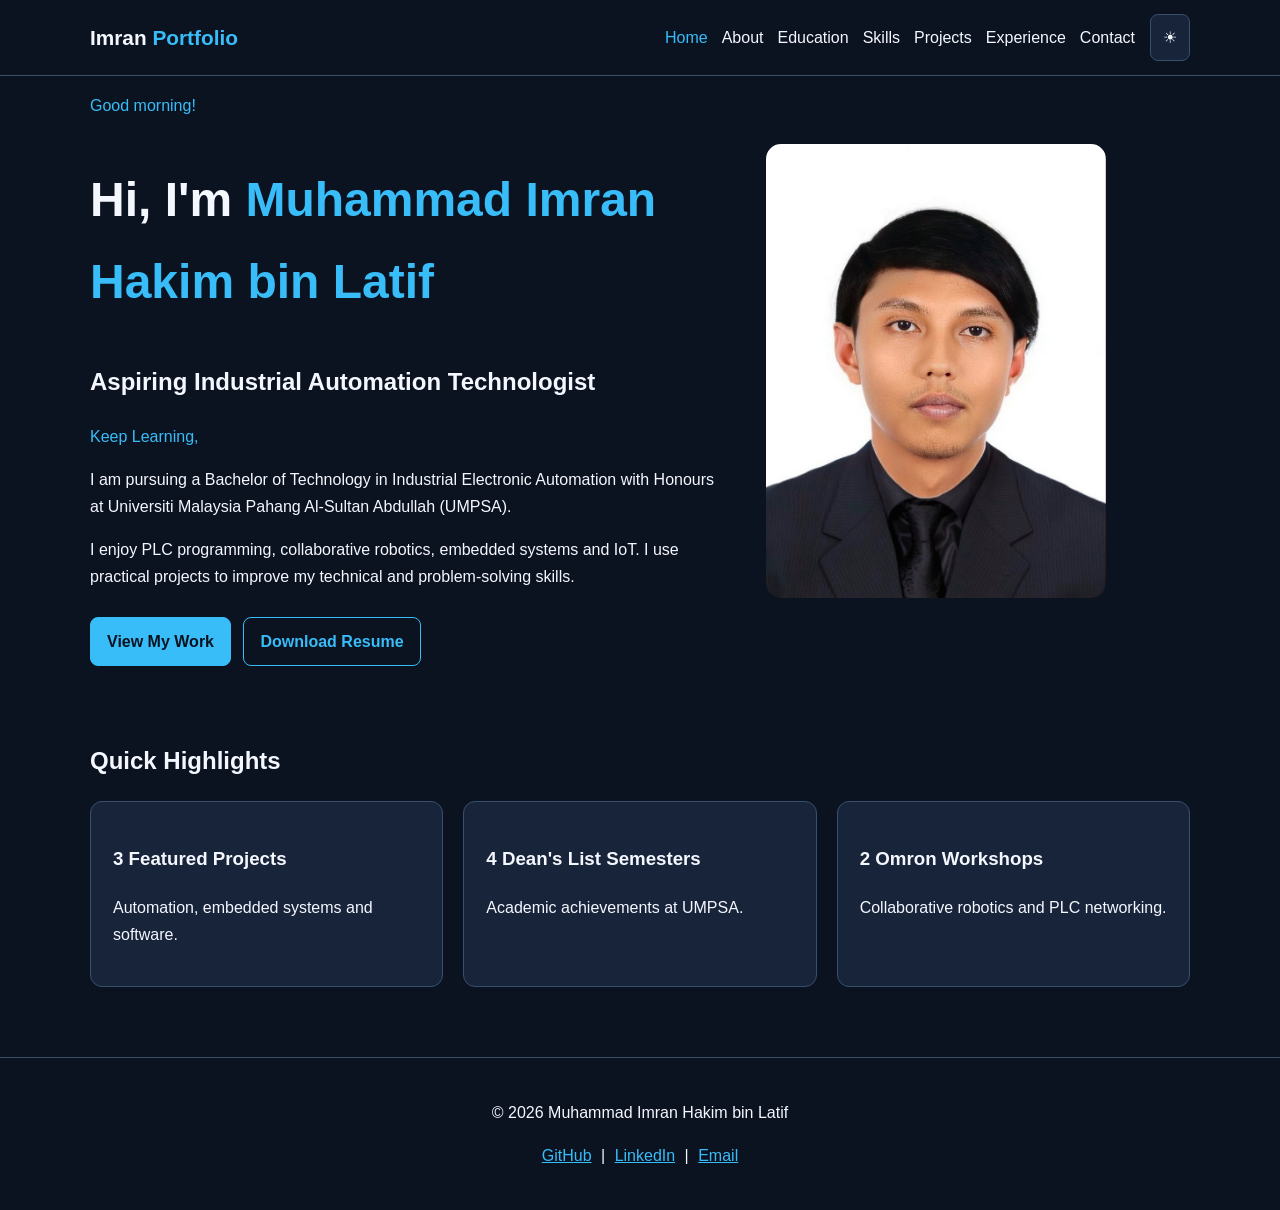
<file: index.html>
<!DOCTYPE html>
<html lang="en">
<head>
  <meta charset="UTF-8">
  <meta name="viewport" content="width=device-width, initial-scale=1">
  <title>Home | Imran Portfolio</title>
  <link rel="stylesheet" href="css/style.css">
  <script src="js/script.js" defer></script>
</head>
<body>

<header>
  <nav class="container">
    <a class="logo" href="index.html">Imran <span>Portfolio</span></a>
    <button id="menuToggle" aria-label="Toggle menu" aria-controls="navLinks" aria-expanded="false">☰</button>
    <ul id="navLinks">
      <li><a href="index.html" class="active" aria-current="page">Home</a></li>
      <li><a href="about.html">About</a></li>
      <li><a href="education.html">Education</a></li>
      <li><a href="skills.html">Skills</a></li>
      <li><a href="projects.html">Projects</a></li>
      <li><a href="experience.html">Experience</a></li>
      <li><a href="contact.html">Contact</a></li>
    </ul>
    <button id="themeToggle" aria-label="Change theme">☀</button>
  </nav>
</header>

<main>
  <!-- Introduction -->
  <section class="container hero">
    <div>
      <p id="greeting" class="accent">Welcome to my portfolio!</p>
      <h1>Hi, I'm <span class="accent">Muhammad Imran Hakim bin Latif</span></h1>
      <h2>Aspiring Industrial Automation Technologist</h2>
      <p id="typingText" class="accent">Keep Learning, Keep Improving</p>

      <p>I am pursuing a Bachelor of Technology in Industrial Electronic
      Automation with Honours at Universiti Malaysia Pahang Al-Sultan
      Abdullah (UMPSA).</p>

      <p>I enjoy PLC programming, collaborative robotics, embedded
      systems and IoT. I use practical projects to improve my technical
      and problem-solving skills.</p>

      <a class="btn" href="projects.html">View My Work</a>
      <a class="btn outline" href="docs/resume.pdf" download>Download Resume</a>
    </div>

    <img src="images/profile.jpeg"
         alt="Professional portrait of Muhammad Imran Hakim bin Latif"
         class="profile">
  </section>

  <!-- Highlights -->
  <section class="section">
    <div class="container">
      <h2>Quick Highlights</h2>
      <div class="grid three">
        <article class="card">
          <h3>3 Featured Projects</h3>
          <p>Automation, embedded systems and software.</p>
        </article>
        <article class="card">
          <h3>4 Dean's List Semesters</h3>
          <p>Academic achievements at UMPSA.</p>
        </article>
        <article class="card">
          <h3>2 Omron Workshops</h3>
          <p>Collaborative robotics and PLC networking.</p>
        </article>
      </div>
    </div>
  </section>
</main>

<footer>
  <p>© <span id="currentYear">2026</span> Muhammad Imran Hakim bin Latif</p>
  <p><a href="https://github.com/Eimm7">GitHub</a> |
     <a href="https://www.linkedin.com/in/m-imran-hakim-25ba7336a">LinkedIn</a> |
     <a href="mailto:imr.hakim013@gmail.com">Email</a></p>
</footer>

</body>
</html>
</file>
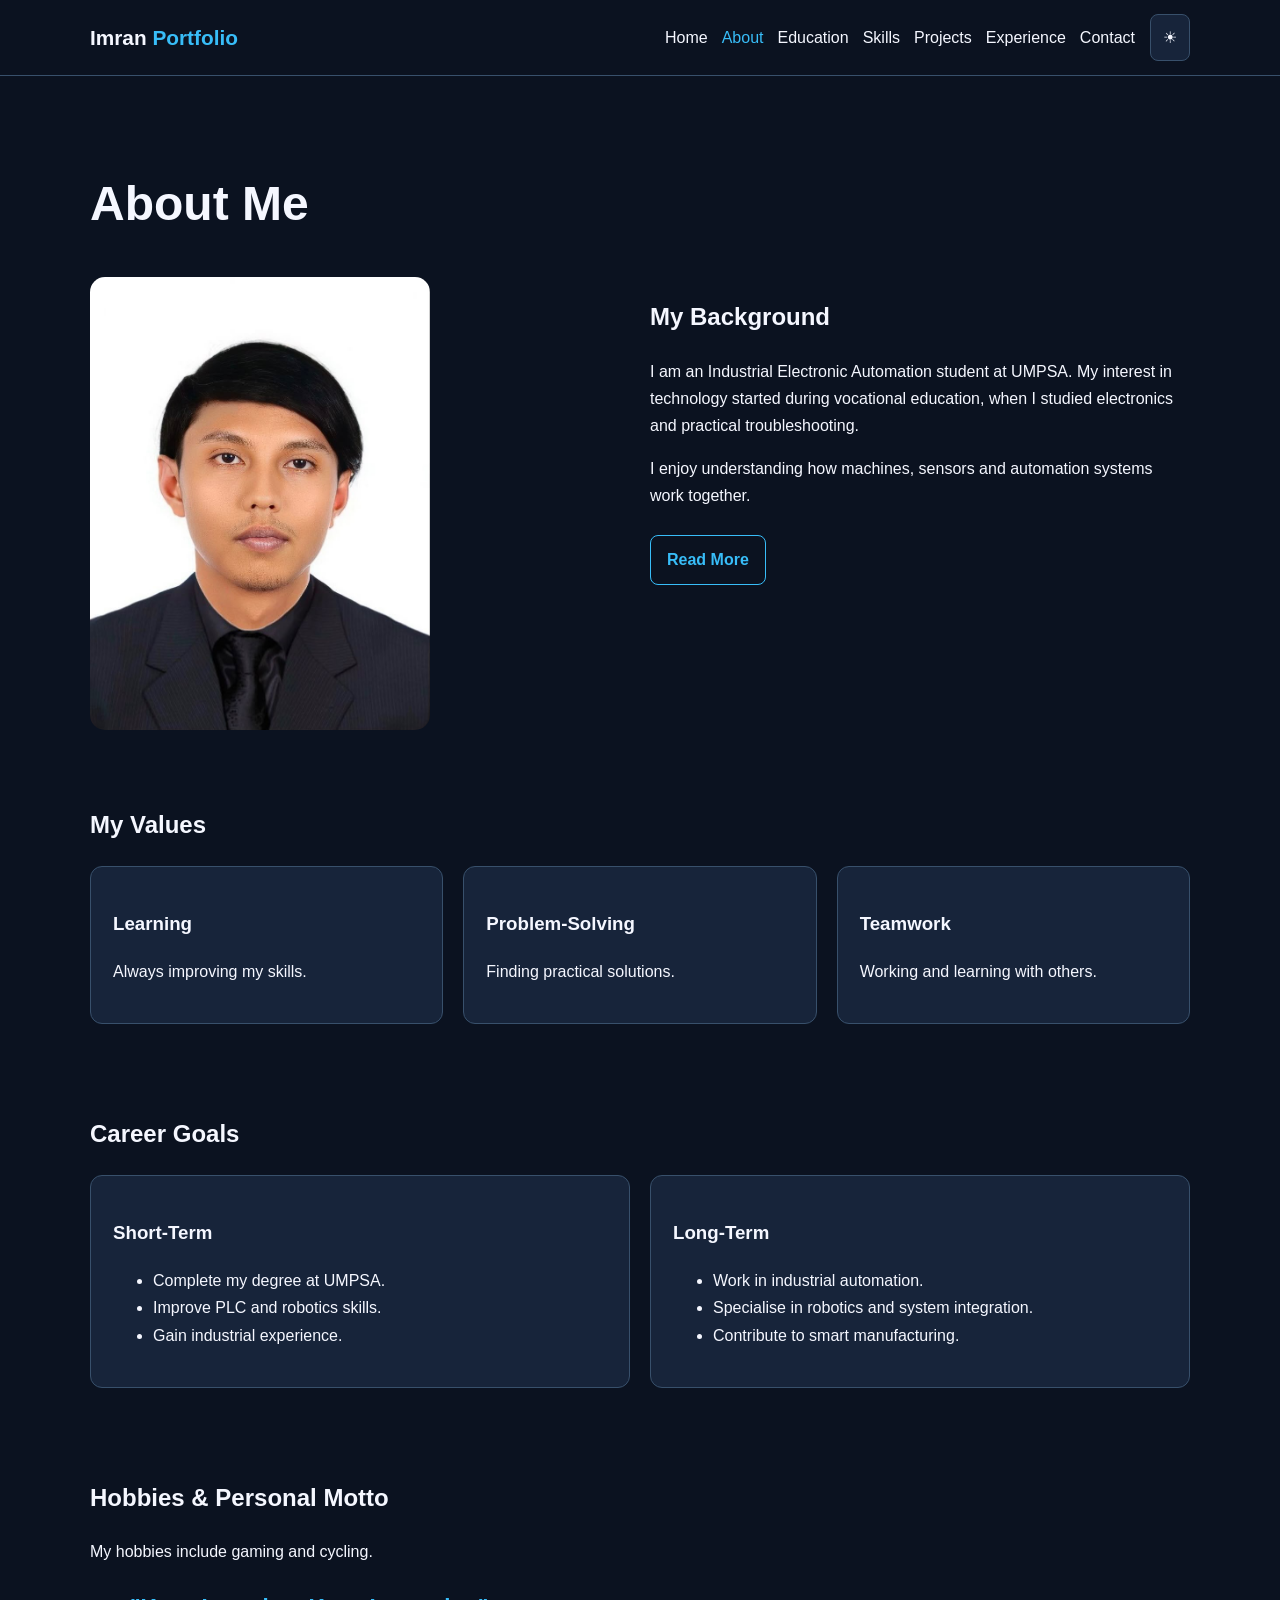
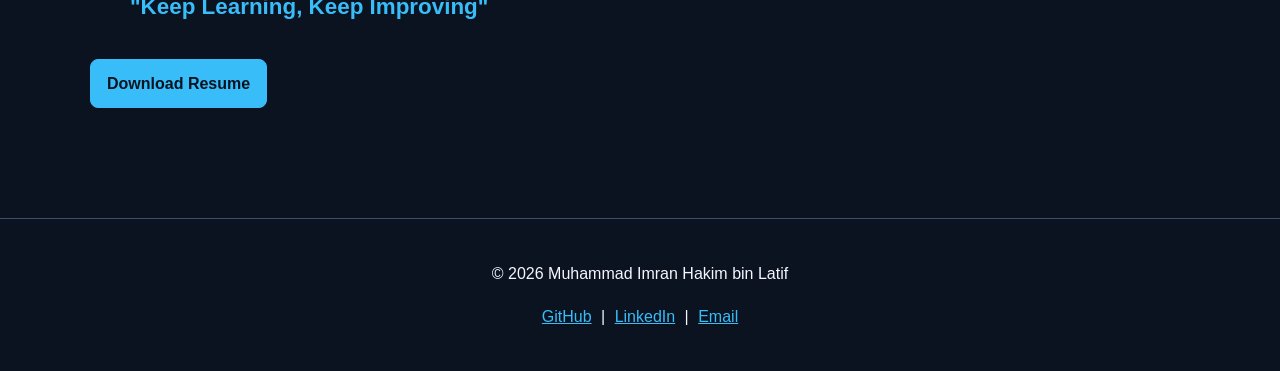
<file: about.html>
<!DOCTYPE html>
<html lang="en">
<head>
  <meta charset="UTF-8">
  <meta name="viewport" content="width=device-width, initial-scale=1">
  <title>About Me | Imran Portfolio</title>
  <link rel="stylesheet" href="css/style.css">
  <script src="js/script.js" defer></script>
</head>
<body>

<header>
  <nav class="container">
    <a class="logo" href="index.html">Imran <span>Portfolio</span></a>
    <button id="menuToggle" aria-label="Toggle menu" aria-controls="navLinks" aria-expanded="false">☰</button>
    <ul id="navLinks">
      <li><a href="index.html">Home</a></li>
      <li><a href="about.html" class="active" aria-current="page">About</a></li>
      <li><a href="education.html">Education</a></li>
      <li><a href="skills.html">Skills</a></li>
      <li><a href="projects.html">Projects</a></li>
      <li><a href="experience.html">Experience</a></li>
      <li><a href="contact.html">Contact</a></li>
    </ul>
    <button id="themeToggle" aria-label="Change theme">☀</button>
  </nav>
</header>

<main class="container section">
  <h1>About Me</h1>
  <div class="grid two">
    <img src="images/profile.jpeg" alt="Portrait of Muhammad Imran Hakim" class="profile">

    <section>
      <h2>My Background</h2>
      <p>I am an Industrial Electronic Automation student at UMPSA.
      My interest in technology started during vocational education,
      when I studied electronics and practical troubleshooting.</p>

      <p>I enjoy understanding how machines, sensors and automation
      systems work together.</p>

      <div id="readMoreContent" hidden>
        <p>Through practical projects, I have developed an interest
        in PLC programming, robotics and IoT. I enjoy learning
        new skills and improving technical systems.</p>
      </div>

      <button class="btn outline" id="readMoreBtn"
              aria-expanded="false" aria-controls="readMoreContent">Read More</button>
    </section>
  </div>

  <section class="section">
    <h2>My Values</h2>
    <div class="grid three">
      <article class="card"><h3>Learning</h3><p>Always improving my skills.</p></article>
      <article class="card"><h3>Problem-Solving</h3><p>Finding practical solutions.</p></article>
      <article class="card"><h3>Teamwork</h3><p>Working and learning with others.</p></article>
    </div>
  </section>

  <section>
    <h2>Career Goals</h2>
    <div class="grid two">
      <article class="card">
        <h3>Short-Term</h3>
        <ul>
          <li>Complete my degree at UMPSA.</li>
          <li>Improve PLC and robotics skills.</li>
          <li>Gain industrial experience.</li>
        </ul>
      </article>
      <article class="card">
        <h3>Long-Term</h3>
        <ul>
          <li>Work in industrial automation.</li>
          <li>Specialise in robotics and system integration.</li>
          <li>Contribute to smart manufacturing.</li>
        </ul>
      </article>
    </div>
  </section>

  <section class="section">
    <h2>Hobbies &amp; Personal Motto</h2>
    <p>My hobbies include gaming and cycling.</p>
    <blockquote><strong>"Keep Learning, Keep Improving"</strong></blockquote>
    <a href="docs/resume.pdf" class="btn" download>Download Resume</a>
  </section>
</main>

<footer>
  <p>© <span id="currentYear">2026</span> Muhammad Imran Hakim bin Latif</p>
  <p><a href="https://github.com/Eimm7">GitHub</a> |
     <a href="https://www.linkedin.com/in/m-imran-hakim-25ba7336a">LinkedIn</a> |
     <a href="mailto:imr.hakim013@gmail.com">Email</a></p>
</footer>

</body>
</html>
</file>
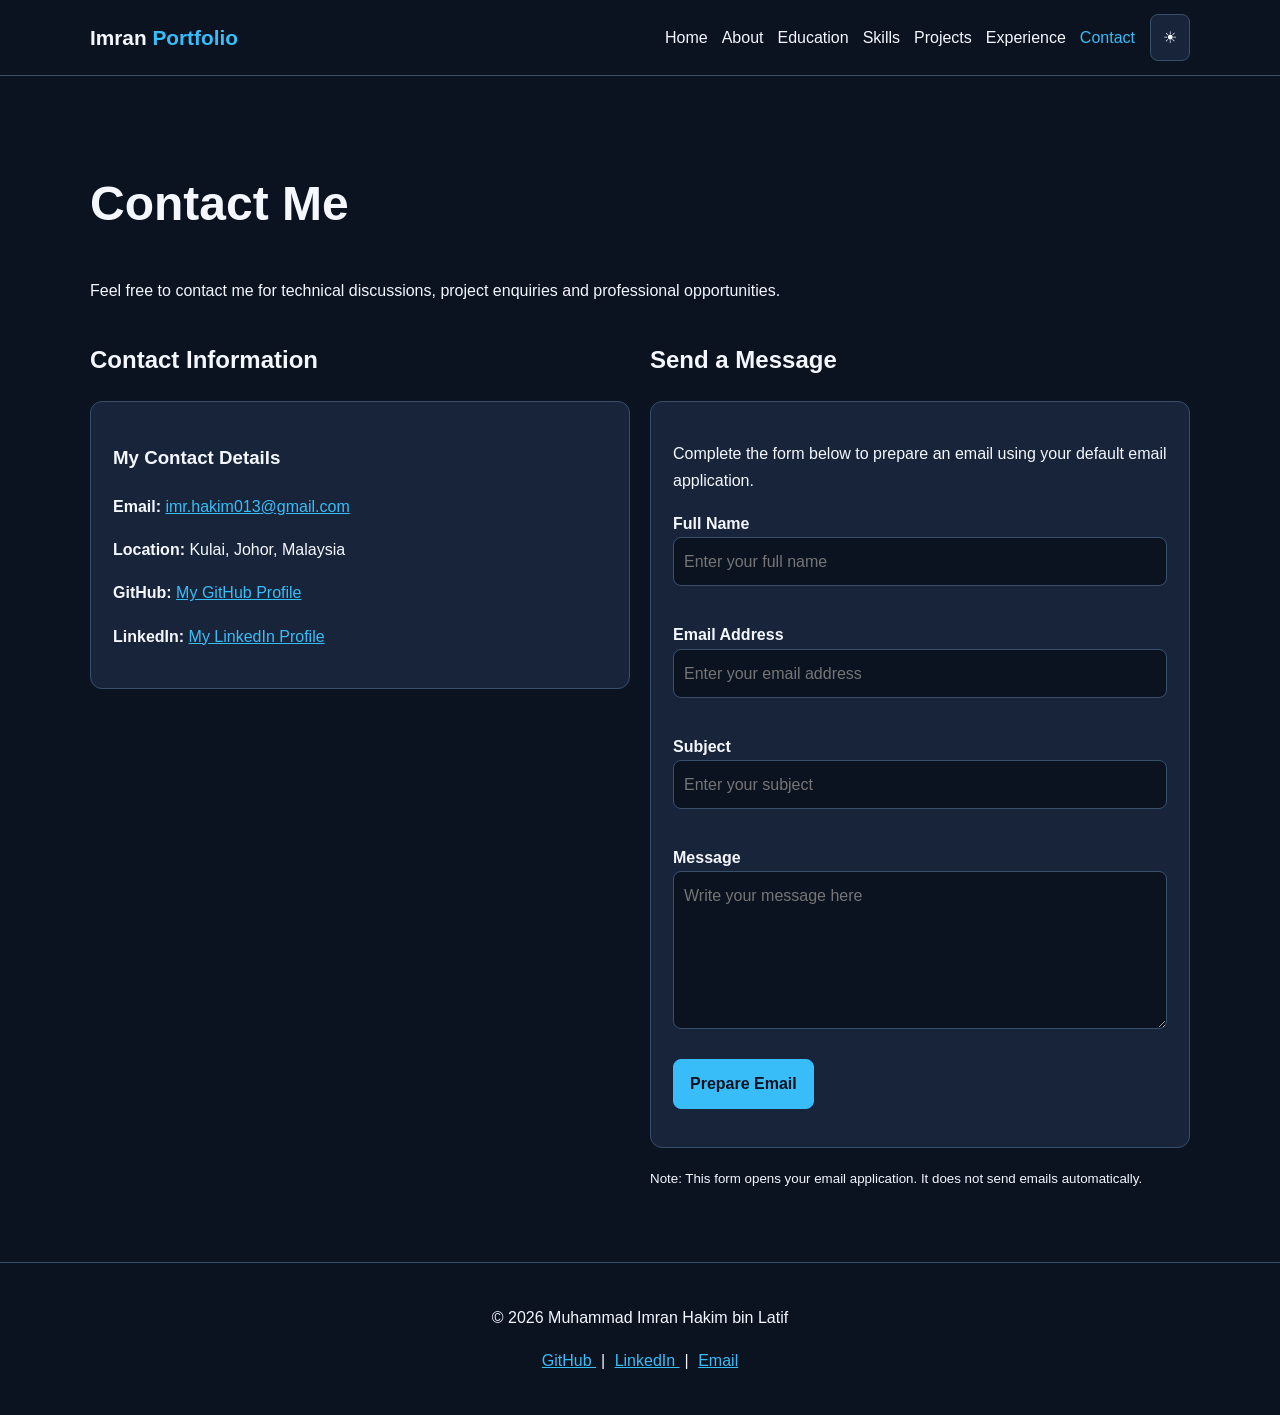
<file: contact.html>
<!DOCTYPE html>
<html lang="en">
<head>
  <meta charset="UTF-8">
  <meta name="viewport" content="width=device-width, initial-scale=1.0">
  <meta name="description"
        content="Contact Muhammad Imran Hakim bin Latif through email, GitHub or LinkedIn.">

  <title>Contact | Imran Portfolio</title>

  <link rel="stylesheet" href="css/style.css">
  <script src="js/script.js" defer></script>
</head>

<body>

<!-- 1. NAVIGATION -->
<header>
  <nav class="container" aria-label="Main navigation">

    <a class="logo" href="index.html">
      Imran <span>Portfolio</span>
    </a>

    <button type="button" id="menuToggle"
            aria-label="Toggle menu"
            aria-controls="navLinks"
            aria-expanded="false">☰</button>

    <ul id="navLinks">
      <li><a href="index.html">Home</a></li>
      <li><a href="about.html">About</a></li>
      <li><a href="education.html">Education</a></li>
      <li><a href="skills.html">Skills</a></li>
      <li><a href="projects.html">Projects</a></li>
      <li><a href="experience.html">Experience</a></li>
      <li>
        <a href="contact.html" class="active"
           aria-current="page">Contact</a>
      </li>
    </ul>

    <button type="button" id="themeToggle"
            aria-label="Change theme">☀</button>

  </nav>
</header>


<!-- 2. MAIN CONTENT -->
<main class="container section">

  <h1>Contact Me</h1>

  <p>
    Feel free to contact me for technical discussions,
    project enquiries and professional opportunities.
  </p>

  <div class="grid two">

    <!-- 3. CONTACT INFORMATION -->
    <section>

      <h2>Contact Information</h2>

      <article class="card">

        <!-- Heading added for W3C validation -->
        <h3>My Contact Details</h3>

        <p>
          <strong>Email:</strong>
          <a href="mailto:imr.hakim013@gmail.com">
            imr.hakim013@gmail.com
          </a>
        </p>

        <p>
          <strong>Location:</strong>
          Kulai, Johor, Malaysia
        </p>

        <p>
          <strong>GitHub:</strong>
          <a href="https://github.com/Eimm7"
             target="_blank"
             rel="noopener noreferrer">
            My GitHub Profile
          </a>
        </p>

        <p>
          <strong>LinkedIn:</strong>
          <a href="https://www.linkedin.com/in/m-imran-hakim-25ba7336a"
             target="_blank"
             rel="noopener noreferrer">
            My LinkedIn Profile
          </a>
        </p>

      </article>

    </section>


    <!-- 4. CONTACT FORM -->
    <section>

      <h2>Send a Message</h2>

      <form id="contactForm" class="card" novalidate>

        <p>
          Complete the form below to prepare an email
          using your default email application.
        </p>

        <!-- FIELD 1: FULL NAME -->
        <label for="name">Full Name</label>

        <input type="text"
               id="name"
               name="name"
               placeholder="Enter your full name"
               autocomplete="name"
               minlength="2"
               aria-describedby="nameError"
               required>

        <small id="nameError"
               class="error"
               aria-live="polite"></small>


        <!-- FIELD 2: EMAIL -->
        <label for="email">Email Address</label>

        <input type="email"
               id="email"
               name="email"
               placeholder="Enter your email address"
               autocomplete="email"
               aria-describedby="emailError"
               required>

        <small id="emailError"
               class="error"
               aria-live="polite"></small>


        <!-- FIELD 3: SUBJECT -->
        <label for="subject">Subject</label>

        <input type="text"
               id="subject"
               name="subject"
               placeholder="Enter your subject"
               minlength="3"
               aria-describedby="subjectError"
               required>

        <small id="subjectError"
               class="error"
               aria-live="polite"></small>


        <!-- FIELD 4: MESSAGE -->
        <label for="message">Message</label>

        <textarea id="message"
                  name="message"
                  rows="5"
                  minlength="10"
                  placeholder="Write your message here"
                  aria-describedby="messageError"
                  required></textarea>

        <small id="messageError"
               class="error"
               aria-live="polite"></small>


        <!-- 5. SUBMIT BUTTON -->
        <button type="submit" class="btn">
          Prepare Email
        </button>

        <!-- 6. FORM FEEDBACK -->
        <p id="formStatus"
           role="status"
           aria-live="polite"></p>

      </form>

      <p>
        <small>
          Note: This form opens your email application.
          It does not send emails automatically.
        </small>
      </p>

    </section>

  </div>

</main>


<!-- 7. FOOTER -->
<footer>

  <p>
    &copy; <span id="currentYear">2026</span>
    Muhammad Imran Hakim bin Latif
  </p>

  <p>
    <a href="https://github.com/Eimm7"
       target="_blank"
       rel="noopener noreferrer">
      GitHub
    </a> |

    <a href="https://www.linkedin.com/in/m-imran-hakim-25ba7336a"
       target="_blank"
       rel="noopener noreferrer">
      LinkedIn
    </a> |

    <a href="mailto:imr.hakim013@gmail.com">
      Email
    </a>
  </p>

</footer>

</body>
</html>
</file>
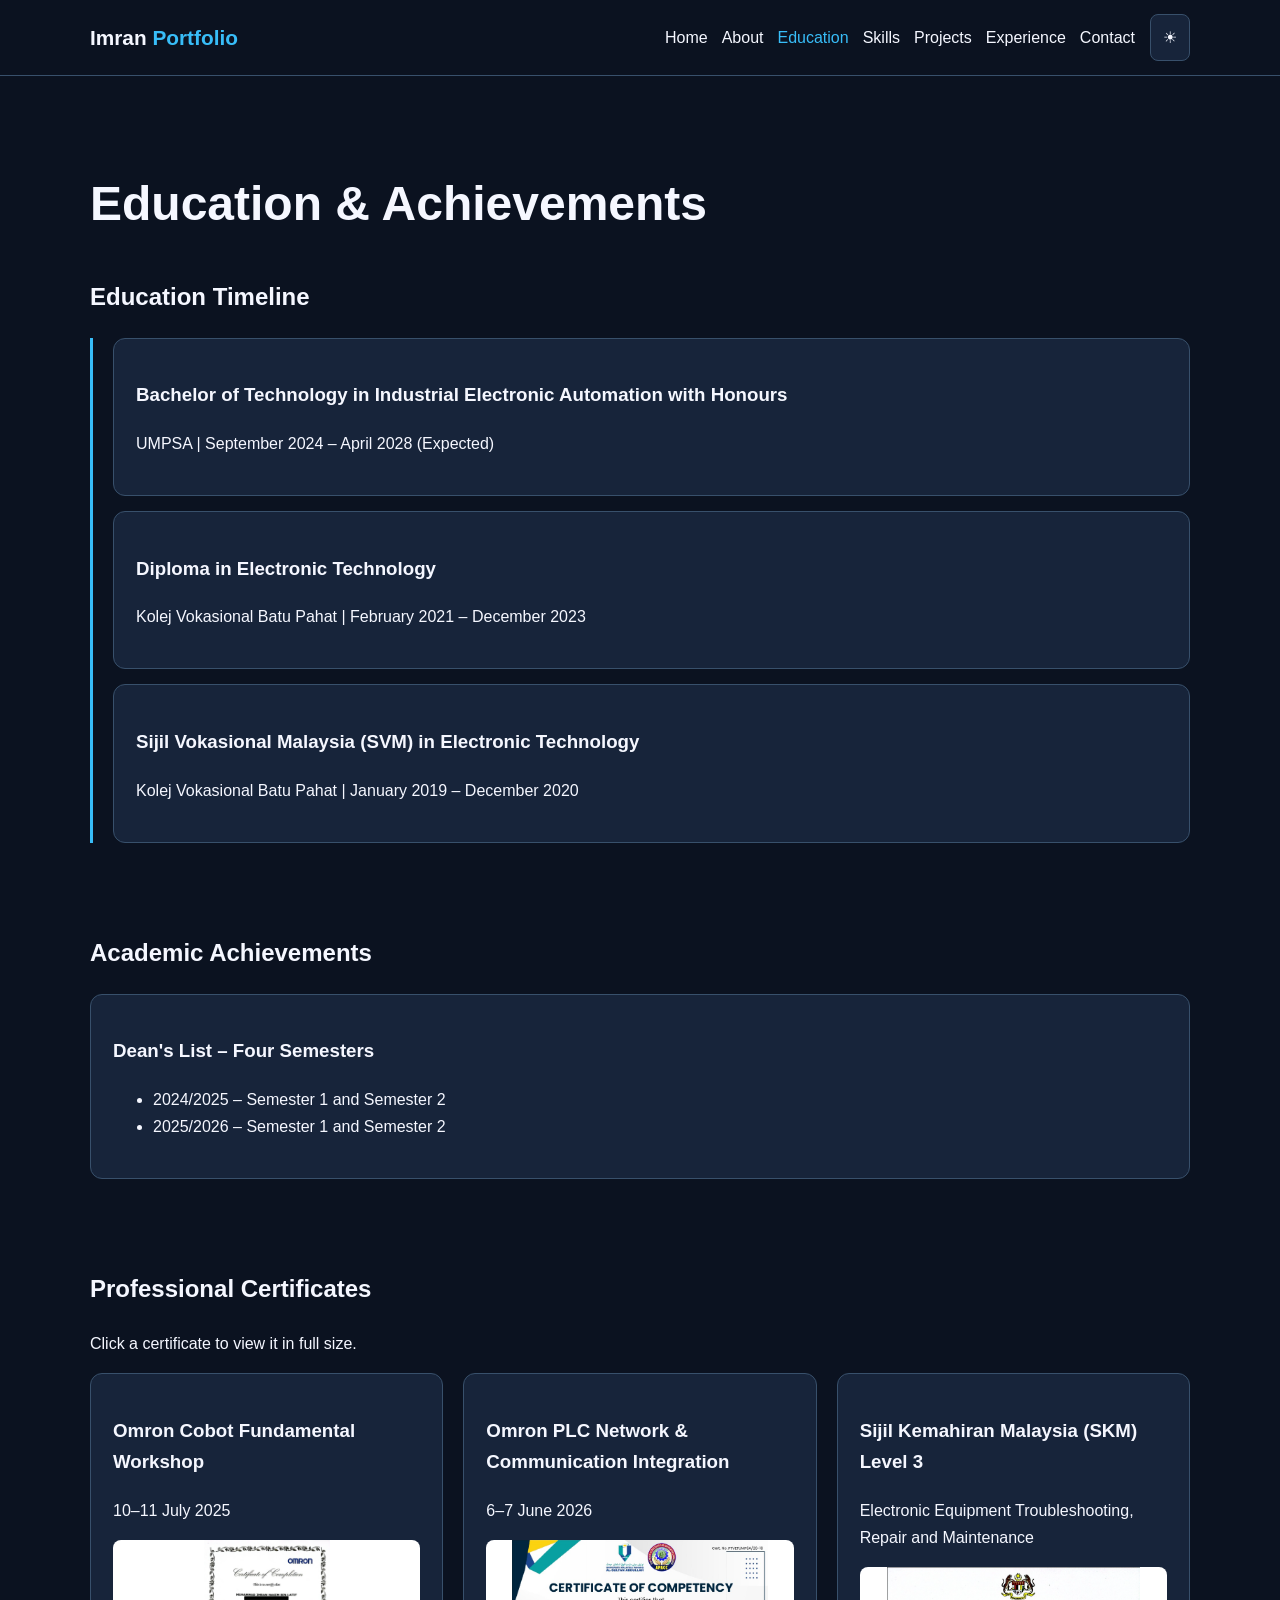
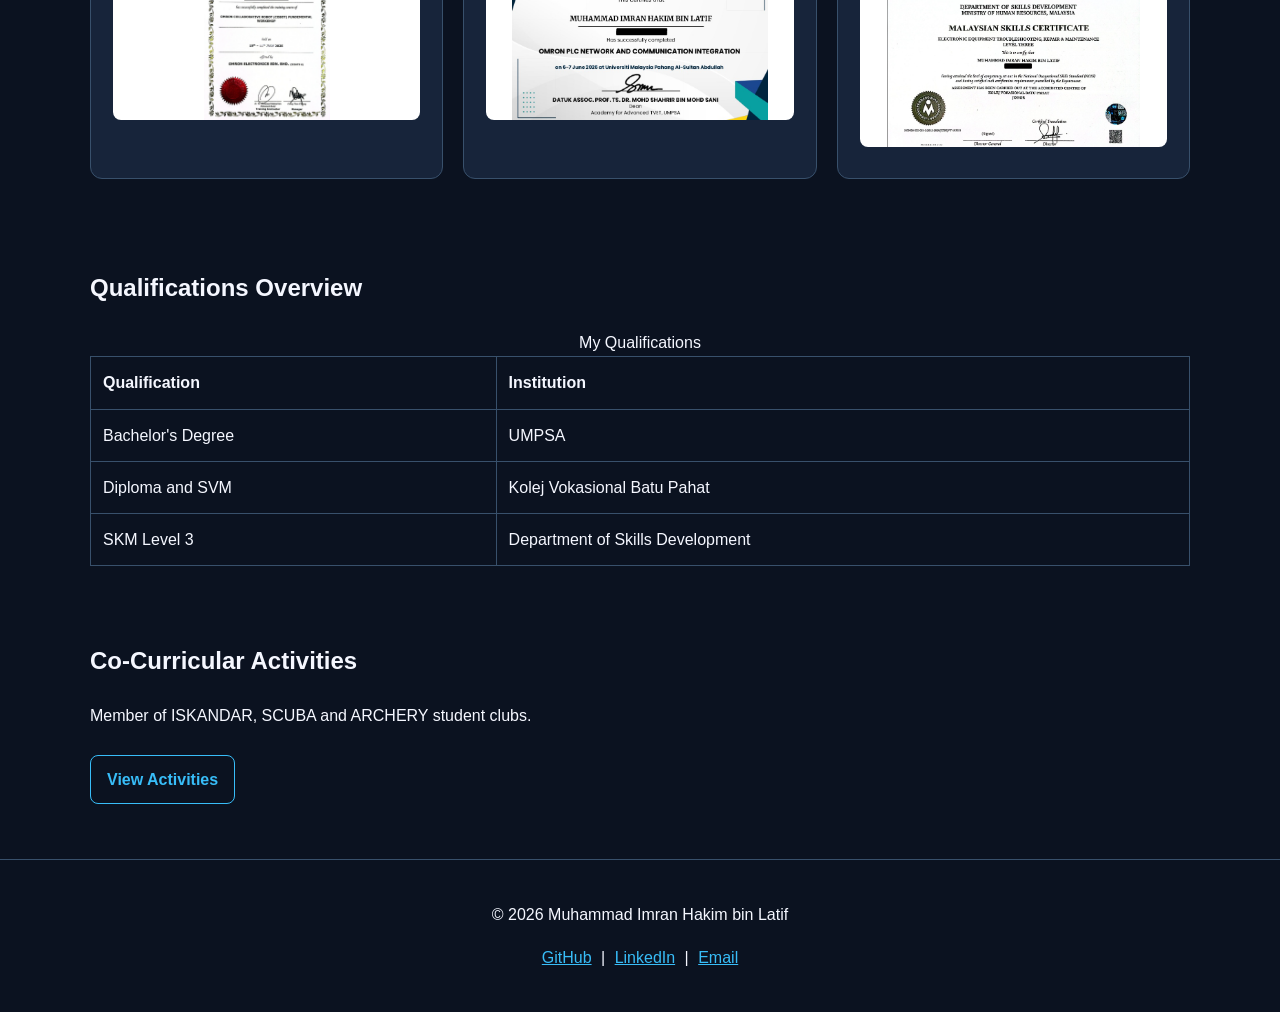
<file: education.html>
<!DOCTYPE html>
<html lang="en">
<head>
  <meta charset="UTF-8">
  <meta name="viewport" content="width=device-width, initial-scale=1">
  <title>Education | Imran Portfolio</title>
  <link rel="stylesheet" href="css/style.css">
  <script src="js/script.js" defer></script>
</head>
<body>

<header>
  <nav class="container">
    <a class="logo" href="index.html">Imran <span>Portfolio</span></a>
    <button id="menuToggle" aria-label="Toggle menu" aria-controls="navLinks" aria-expanded="false">☰</button>
    <ul id="navLinks">
      <li><a href="index.html">Home</a></li>
      <li><a href="about.html">About</a></li>
      <li><a href="education.html" class="active" aria-current="page">Education</a></li>
      <li><a href="skills.html">Skills</a></li>
      <li><a href="projects.html">Projects</a></li>
      <li><a href="experience.html">Experience</a></li>
      <li><a href="contact.html">Contact</a></li>
    </ul>
    <button id="themeToggle" aria-label="Change theme">☀</button>
  </nav>
</header>

<main class="container section">
  <h1>Education &amp; Achievements</h1>

  <!-- Education timeline -->
  <section>
    <h2>Education Timeline</h2>
    <div class="timeline">
      <article class="card">
        <h3>Bachelor of Technology in Industrial Electronic Automation with Honours</h3>
        <p>UMPSA | September 2024 – April 2028 (Expected)</p>
      </article>
      <article class="card">
        <h3>Diploma in Electronic Technology</h3>
        <p>Kolej Vokasional Batu Pahat | February 2021 – December 2023</p>
      </article>
      <article class="card">
        <h3>Sijil Vokasional Malaysia (SVM) in Electronic Technology</h3>
        <p>Kolej Vokasional Batu Pahat | January 2019 – December 2020</p>
      </article>
    </div>
  </section>

  <!-- Awards -->
  <section class="section">
    <h2>Academic Achievements</h2>
    <article class="card">
      <h3>Dean's List – Four Semesters</h3>
      <ul>
        <li>2024/2025 – Semester 1 and Semester 2</li>
        <li>2025/2026 – Semester 1 and Semester 2</li>
      </ul>
    </article>
  </section>

  <!-- Certificates -->
  <section>
    <h2>Professional Certificates</h2>
    <p>Click a certificate to view it in full size.</p>

    <div class="grid three">
      <article class="card">
        <h3>Omron Cobot Fundamental Workshop</h3>
        <p>10–11 July 2025</p>
        <button class="certificate-btn" data-image="omron-cobot.png"
                data-title="Omron Cobot Workshop">
          <img src="images/certificates/omron-cobot.png"
               alt="Omron Cobot workshop certificate">
        </button>
      </article>

      <article class="card">
        <h3>Omron PLC Network &amp; Communication Integration</h3>
        <p>6–7 June 2026</p>
        <button class="certificate-btn" data-image="omron-plc-network.png"
                data-title="Omron PLC Network Workshop">
          <img src="images/certificates/omron-plc-network.png"
               alt="Omron PLC networking certificate">
        </button>
      </article>

      <article class="card">
        <h3>Sijil Kemahiran Malaysia (SKM) Level 3</h3>
        <p>Electronic Equipment Troubleshooting, Repair and Maintenance</p>
        <button class="certificate-btn" data-image="skm-level3.png"
                data-title="SKM Level 3">
          <img src="images/certificates/skm-level3.png"
               alt="SKM Level 3 certificate">
        </button>
      </article>
    </div>
  </section>

  <!-- Popup -->
  <dialog id="certificateDialog" aria-label="Certificate preview">
    <button id="closeCertificate" class="btn outline">Close ✕</button>
    <img id="certificatePreview"
     src="images/certificates/omron-cobot.png"
     alt="Enlarged certificate">

  </dialog>

  <!-- Table -->
  <section class="section">
    <h2>Qualifications Overview</h2>
    <div class="table-wrap">
      <table>
        <caption>My Qualifications</caption>
        <thead><tr><th>Qualification</th><th>Institution</th></tr></thead>
        <tbody>
          <tr><td>Bachelor's Degree</td><td>UMPSA</td></tr>
          <tr><td>Diploma and SVM</td><td>Kolej Vokasional Batu Pahat</td></tr>
          <tr><td>SKM Level 3</td><td>Department of Skills Development</td></tr>
        </tbody>
      </table>
    </div>
  </section>

  <section>
    <h2>Co-Curricular Activities</h2>
    <p>Member of ISKANDAR, SCUBA and ARCHERY student clubs.</p>
    <a href="experience.html" class="btn outline">View Activities</a>
  </section>
</main>

<footer>
  <p>© <span id="currentYear">2026</span> Muhammad Imran Hakim bin Latif</p>
  <p><a href="https://github.com/Eimm7">GitHub</a> |
     <a href="https://www.linkedin.com/in/m-imran-hakim-25ba7336a">LinkedIn</a> |
     <a href="mailto:imr.hakim013@gmail.com">Email</a></p>
</footer>

</body>
</html>
</file>
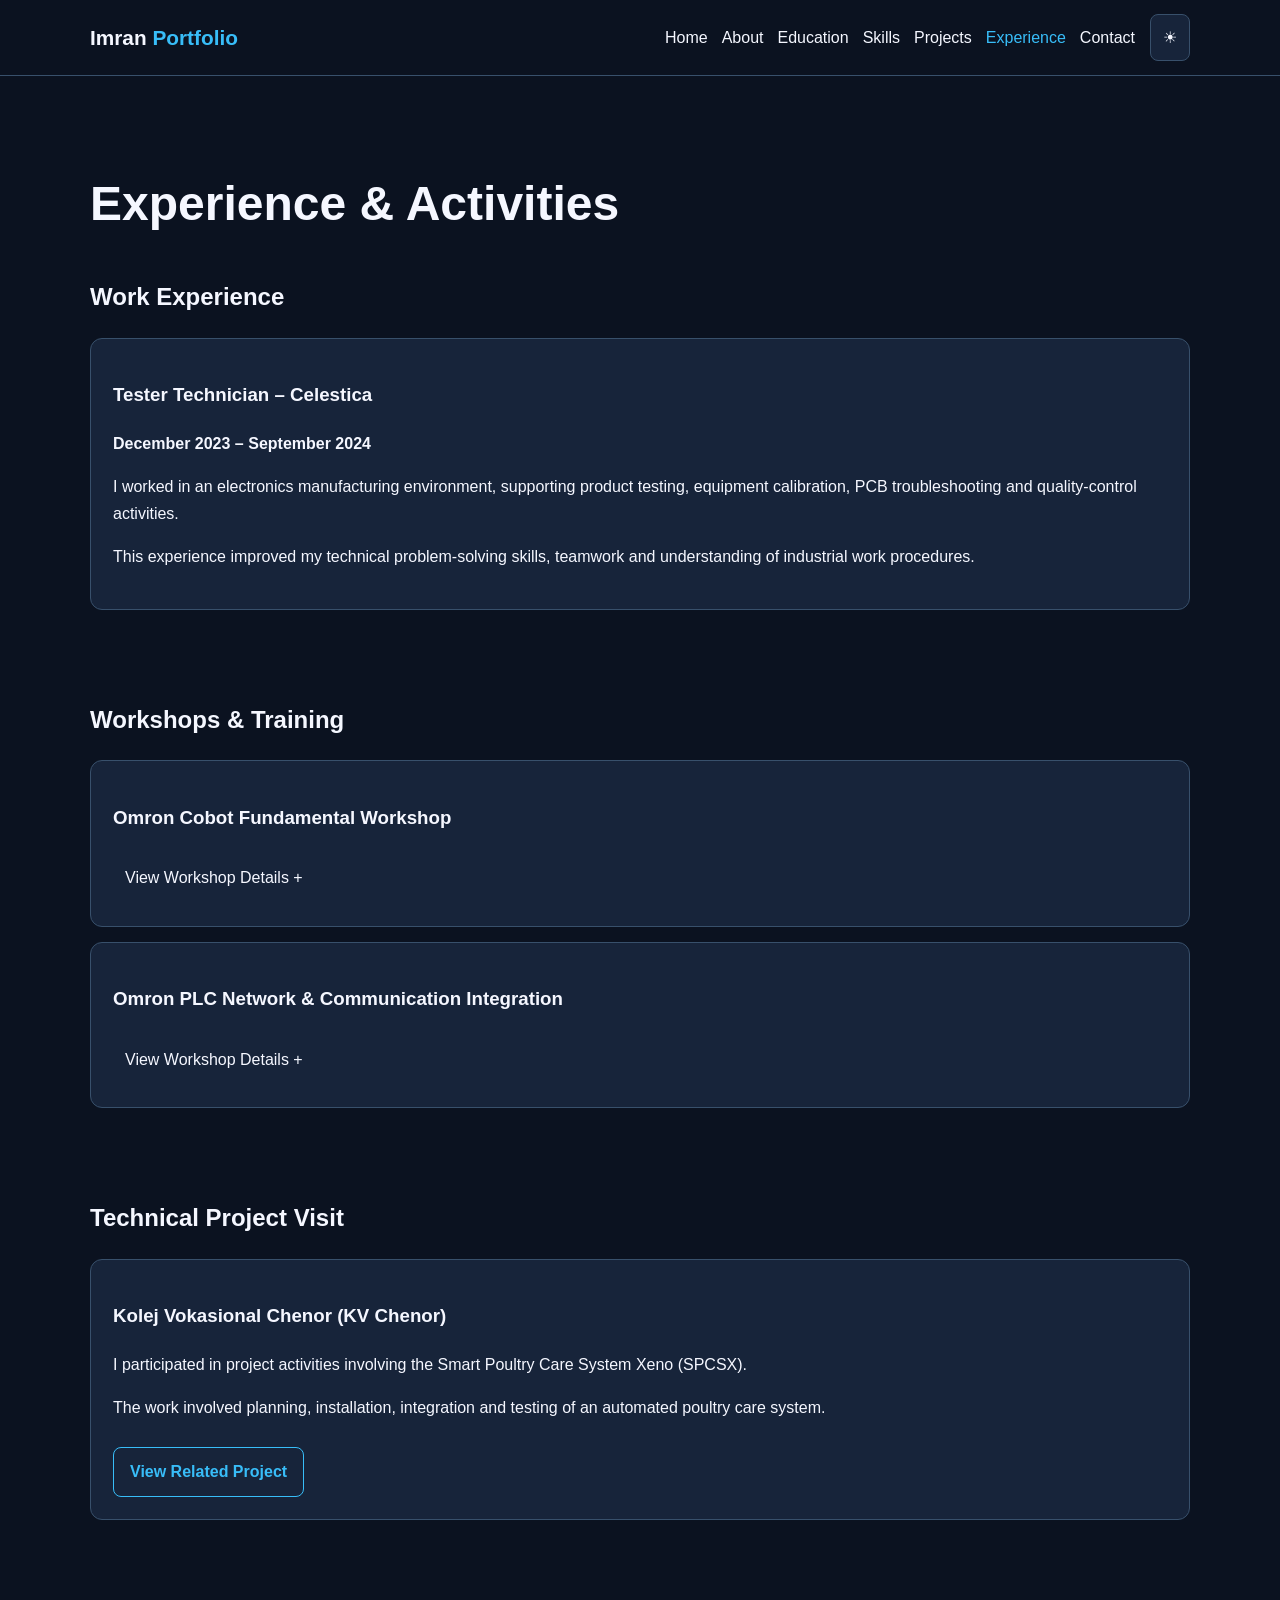
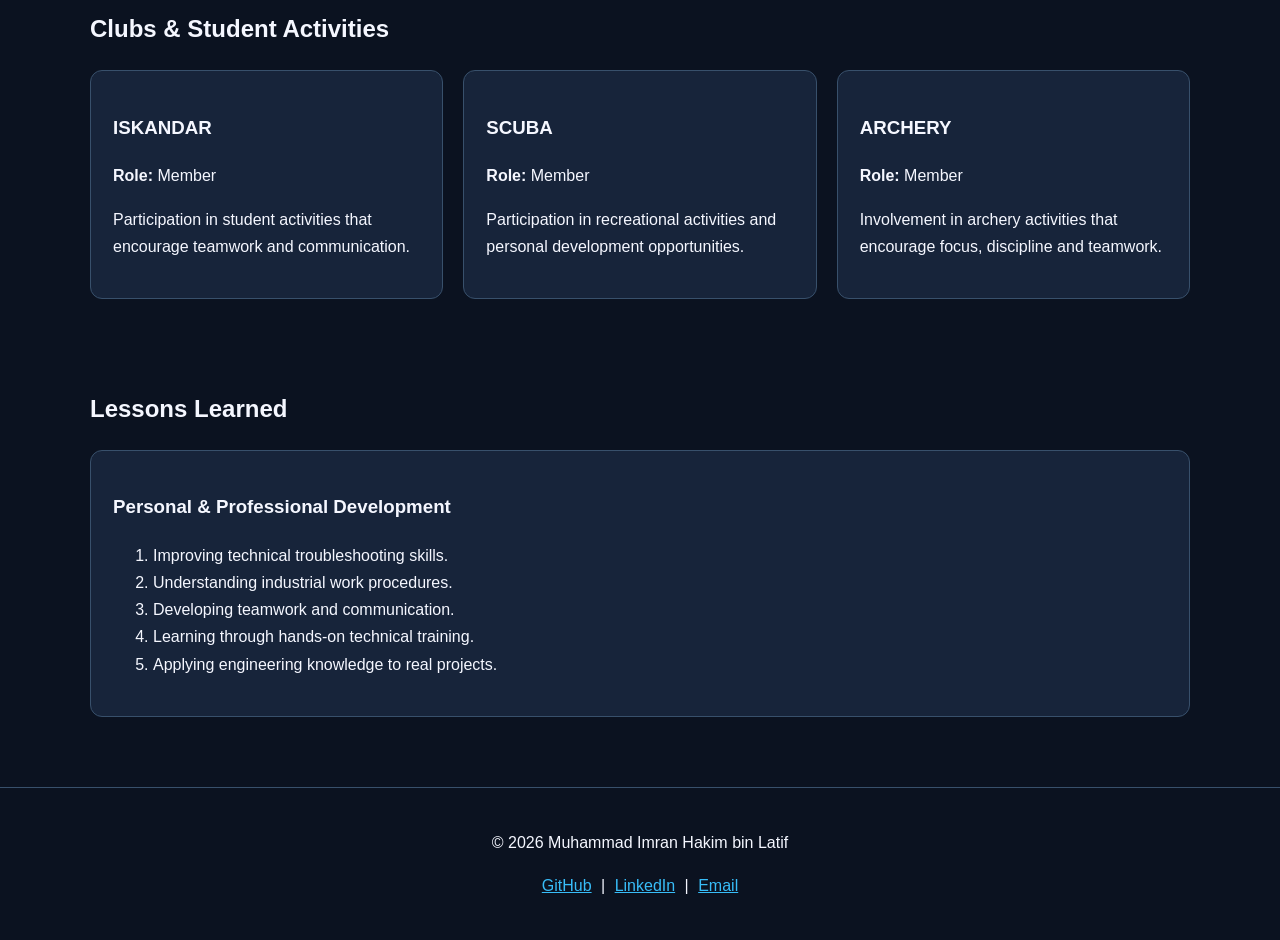
<file: experience.html>
<!DOCTYPE html>
<html lang="en">
<head>
  <meta charset="UTF-8">
  <meta name="viewport" content="width=device-width, initial-scale=1">
  <title>Experience | Imran Portfolio</title>
  <link rel="stylesheet" href="css/style.css">
  <script src="js/script.js" defer></script>
</head>
<body>

<!-- NAVIGATION -->
<header>
  <nav class="container">
    <a class="logo" href="index.html">Imran <span>Portfolio</span></a>

    <button id="menuToggle"
            aria-label="Toggle menu"
            aria-controls="navLinks"
            aria-expanded="false">☰</button>

    <ul id="navLinks">
      <li><a href="index.html">Home</a></li>
      <li><a href="about.html">About</a></li>
      <li><a href="education.html">Education</a></li>
      <li><a href="skills.html">Skills</a></li>
      <li><a href="projects.html">Projects</a></li>
      <li><a href="experience.html" class="active"
             aria-current="page">Experience</a></li>
      <li><a href="contact.html">Contact</a></li>
    </ul>

    <button id="themeToggle" aria-label="Change theme">☀</button>
  </nav>
</header>

<!-- MAIN CONTENT -->
<main class="container section">

  <h1>Experience &amp; Activities</h1>

  <!-- 1. WORK EXPERIENCE -->
  <section>
    <h2>Work Experience</h2>

    <article class="card">
      <h3>Tester Technician – Celestica</h3>

      <p><strong>December 2023 – September 2024</strong></p>

      <p>
        I worked in an electronics manufacturing environment,
        supporting product testing, equipment calibration,
        PCB troubleshooting and quality-control activities.
      </p>

      <p>
        This experience improved my technical problem-solving
        skills, teamwork and understanding of industrial
        work procedures.
      </p>
    </article>
  </section>

  <!-- 2. WORKSHOPS AND TRAINING -->
  <section class="section">
    <h2>Workshops &amp; Training</h2>

    <!-- Workshop 1 -->
    <article class="card">
      <h3>Omron Cobot Fundamental Workshop</h3>

      <button class="accordion-btn"
              aria-expanded="false"
              aria-controls="workshop1">
        View Workshop Details +
      </button>

      <div id="workshop1" hidden>
        <p><strong>Date:</strong> 10–11 July 2025</p>

        <p>
          Participated in training involving collaborative
          robot fundamentals, basic programming and
          industrial applications.
        </p>

        <a href="education.html">View Certificate</a>
      </div>
    </article>

    <!-- Workshop 2 -->
    <article class="card">
      <h3>Omron PLC Network &amp; Communication Integration</h3>

      <button class="accordion-btn"
              aria-expanded="false"
              aria-controls="workshop2">
        View Workshop Details +
      </button>

      <div id="workshop2" hidden>
        <p><strong>Date:</strong> 6–7 June 2026</p>

        <p>
          Participated in technical training involving PLC
          networking, communication and integration
          between industrial devices.
        </p>

        <a href="education.html">View Certificate</a>
      </div>
    </article>
  </section>

  <!-- 3. TECHNICAL PROJECT VISIT -->
  <section>
    <h2>Technical Project Visit</h2>

    <article class="card">
      <h3>Kolej Vokasional Chenor (KV Chenor)</h3>

      <p>
        I participated in project activities involving
        the Smart Poultry Care System Xeno (SPCSX).
      </p>

      <p>
        The work involved planning, installation,
        integration and testing of an automated
        poultry care system.
      </p>

      <a href="projects.html#xeno" class="btn outline">
        View Related Project
      </a>
    </article>
  </section>

  <!-- 4. CLUBS AND ACTIVITIES -->
  <section class="section">
    <h2>Clubs &amp; Student Activities</h2>

    <div class="grid three">

      <article class="card">
        <h3>ISKANDAR</h3>
        <p><strong>Role:</strong> Member</p>
        <p>
          Participation in student activities that
          encourage teamwork and communication.
        </p>
      </article>

      <article class="card">
        <h3>SCUBA</h3>
        <p><strong>Role:</strong> Member</p>
        <p>
          Participation in recreational activities
          and personal development opportunities.
        </p>
      </article>

      <article class="card">
        <h3>ARCHERY</h3>
        <p><strong>Role:</strong> Member</p>
        <p>
          Involvement in archery activities that
          encourage focus, discipline and teamwork.
        </p>
      </article>

    </div>
  </section>

  <!-- 5. LESSONS LEARNED -->
  <section>
    <h2>Lessons Learned</h2>

    <article class="card">
      <h3>Personal &amp; Professional Development</h3>

      <ol>
        <li>Improving technical troubleshooting skills.</li>
        <li>Understanding industrial work procedures.</li>
        <li>Developing teamwork and communication.</li>
        <li>Learning through hands-on technical training.</li>
        <li>Applying engineering knowledge to real projects.</li>
      </ol>
    </article>
  </section>

</main>

<!-- FOOTER -->
<footer>
  <p>
    &copy; <span id="currentYear">2026</span>
    Muhammad Imran Hakim bin Latif
  </p>

  <p>
    <a href="https://github.com/Eimm7"
       target="_blank" rel="noopener noreferrer">GitHub</a> |

    <a href="https://www.linkedin.com/in/m-imran-hakim-25ba7336a"
       target="_blank" rel="noopener noreferrer">LinkedIn</a> |

    <a href="mailto:imr.hakim013@gmail.com">Email</a>
  </p>
</footer>

</body>
</html>
</file>
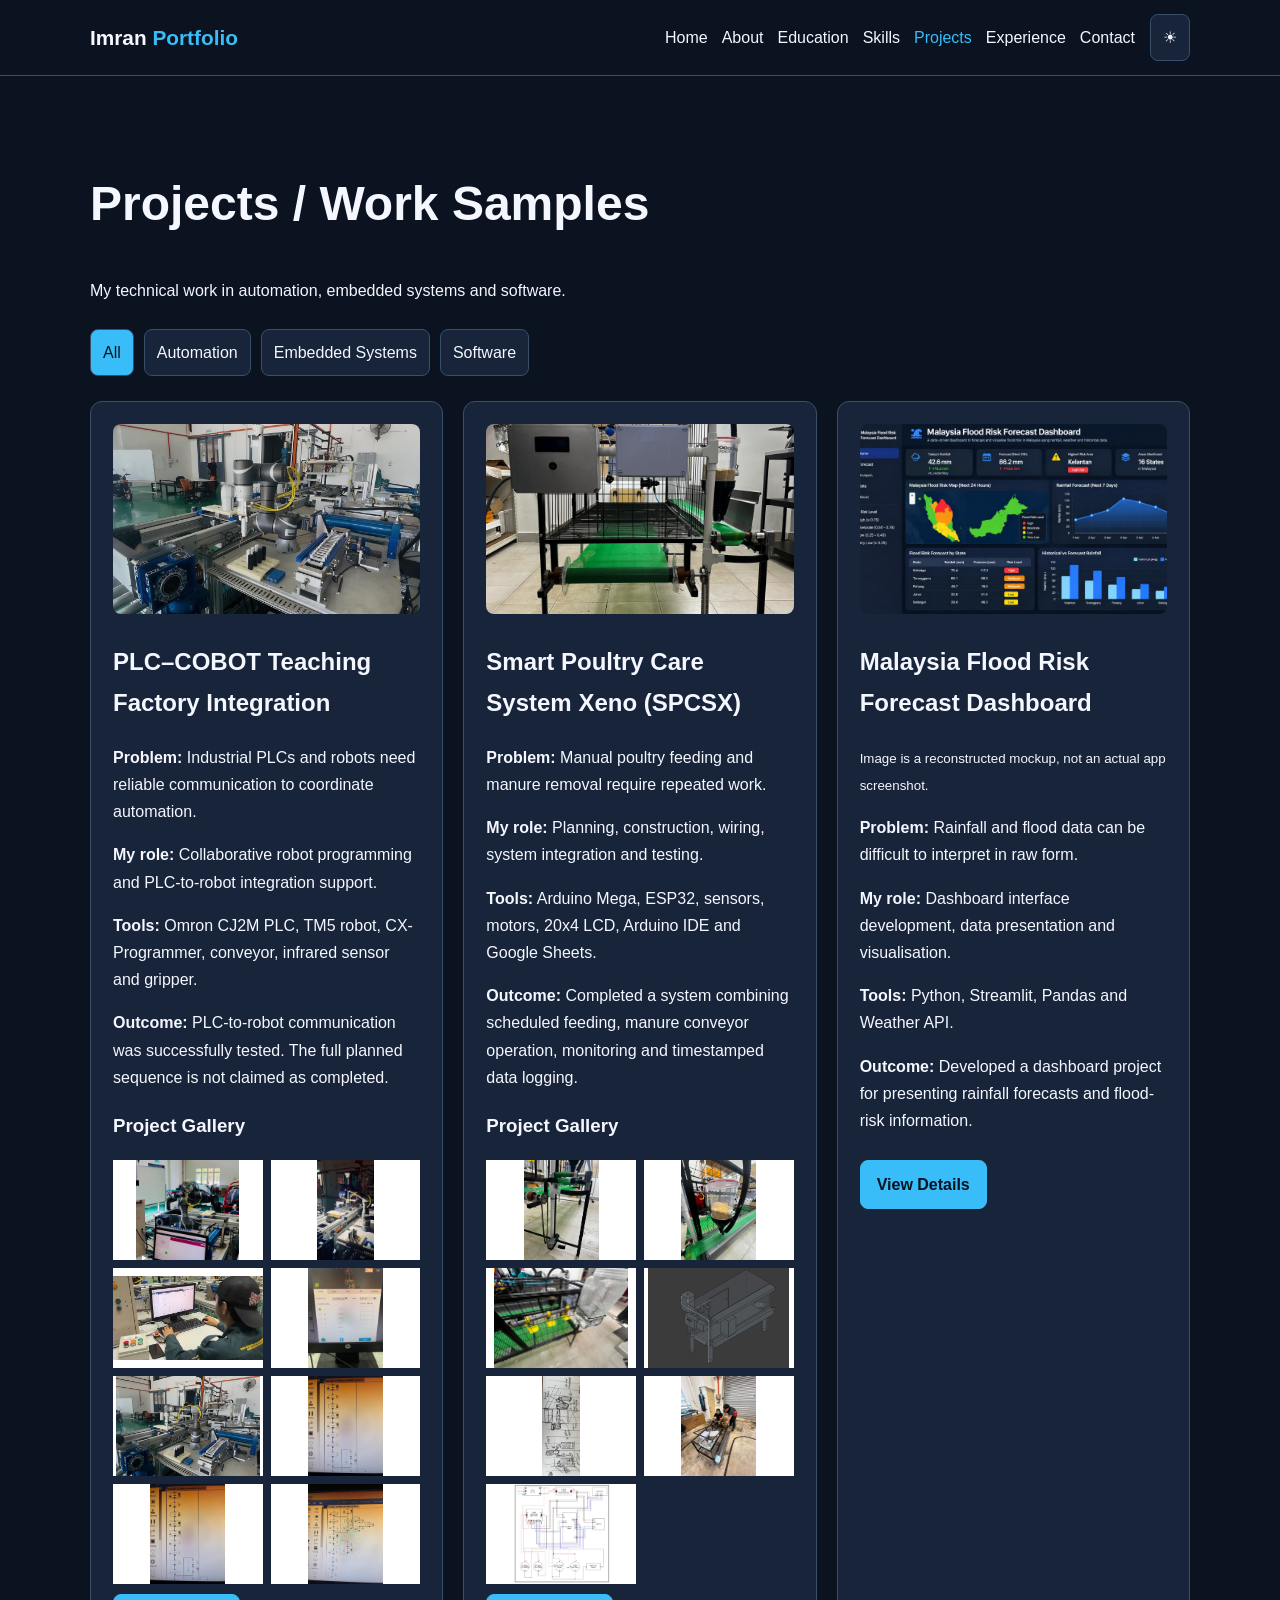
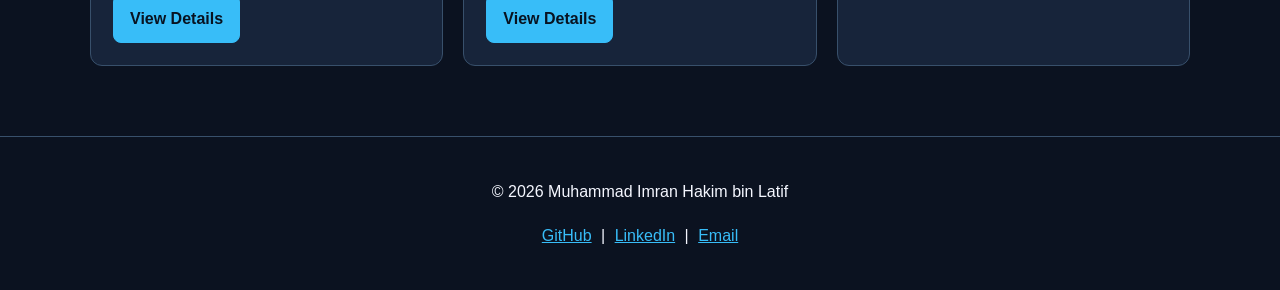
<file: projects.html>
<!DOCTYPE html>
<html lang="en">
<head>
  <meta charset="UTF-8">
  <meta name="viewport" content="width=device-width, initial-scale=1">
  <title>Projects | Imran Portfolio</title>
  <link rel="stylesheet" href="css/style.css">
  <script src="js/script.js" defer></script>
</head>
<body>

<header>
  <nav class="container">
    <a class="logo" href="index.html">Imran <span>Portfolio</span></a>
    <button id="menuToggle" aria-label="Toggle menu" aria-controls="navLinks" aria-expanded="false">☰</button>
    <ul id="navLinks">
      <li><a href="index.html">Home</a></li>
      <li><a href="about.html">About</a></li>
      <li><a href="education.html">Education</a></li>
      <li><a href="skills.html">Skills</a></li>
      <li><a href="projects.html" class="active" aria-current="page">Projects</a></li>
      <li><a href="experience.html">Experience</a></li>
      <li><a href="contact.html">Contact</a></li>
    </ul>
    <button id="themeToggle" aria-label="Change theme">☀</button>
  </nav>
</header>

<main class="container section">
  <h1>Projects / Work Samples</h1>
  <p>My technical work in automation, embedded systems and software.</p>

  <!-- Project filters -->
  <div class="filters">
    <button class="filter active" data-filter="all">All</button>
    <button class="filter" data-filter="automation">Automation</button>
    <button class="filter" data-filter="embedded">Embedded Systems</button>
    <button class="filter" data-filter="software">Software</button>
  </div>

  <div class="grid three">

    <!-- PROJECT 1 -->
    <article class="card project" id="plc-cobot" data-category="automation">
      <a href="images/projects/cobot-main.jpeg" target="_blank" rel="noopener noreferrer">
        <img class="project-main" src="images/projects/cobot-main.jpeg"
             alt="Omron TM5 robot and conveyor workstation">
      </a>

      <h2>PLC–COBOT Teaching Factory Integration</h2>
      <p><strong>Problem:</strong> Industrial PLCs and robots need
      reliable communication to coordinate automation.</p>
      <p><strong>My role:</strong> Collaborative robot programming
      and PLC-to-robot integration support.</p>
      <p><strong>Tools:</strong> Omron CJ2M PLC, TM5 robot,
      CX-Programmer, conveyor, infrared sensor and gripper.</p>
      <p><strong>Outcome:</strong> PLC-to-robot communication was
      successfully tested. The full planned sequence is not claimed
      as completed.</p>

      <h3>Project Gallery</h3>
      <div class="gallery">
        <img src="images/projects/cobot-closeup.jpeg" alt="Robot close-up" loading="lazy">
        <img src="images/projects/cobot-workstation.jpeg" alt="Conveyor workstation" loading="lazy">
        <img src="images/projects/cobot-programming.jpeg" alt="Robot programming" loading="lazy">
        <img src="images/projects/cobot-joint-control.jpeg" alt="Robot joint controls" loading="lazy">
        <img src="images/projects/cobot-operation.jpeg" alt="Robot operation" loading="lazy">
        <img src="images/projects/cobot-flowchart-1.jpeg" alt="Process flowchart one" loading="lazy">
        <img src="images/projects/cobot-flowchart-2.jpeg" alt="Process flowchart two" loading="lazy">
        <img src="images/projects/cobot-flowchart-3.jpeg" alt="Process flowchart three" loading="lazy">
      </div>

      <button class="btn details" data-project="plc">View Details</button>
    </article>

    <!-- PROJECT 2 -->
    <article class="card project" id="xeno" data-category="embedded">
      <a href="images/projects/poultry-main.jpeg" target="_blank" rel="noopener noreferrer">
        <img class="project-main" src="images/projects/poultry-main.jpeg"
             alt="Smart Poultry Care System Xeno prototype">
      </a>

      <h2>Smart Poultry Care System Xeno (SPCSX)</h2>
      <p><strong>Problem:</strong> Manual poultry feeding and manure
      removal require repeated work.</p>
      <p><strong>My role:</strong> Planning, construction,
      wiring, system integration and testing.</p>
      <p><strong>Tools:</strong> Arduino Mega, ESP32, sensors,
      motors, 20x4 LCD, Arduino IDE and Google Sheets.</p>
      <p><strong>Outcome:</strong> Completed a system combining
      scheduled feeding, manure conveyor operation, monitoring
      and timestamped data logging.</p>

      <h3>Project Gallery</h3>
      <div class="gallery">
        <img src="images/projects/poultry-conveyor-drive.jpeg" alt="Conveyor drive" loading="lazy">
        <img src="images/projects/poultry-feeder.jpeg" alt="Automatic feeder" loading="lazy">
        <img src="images/projects/poultry-water-system.jpeg" alt="Water system" loading="lazy">
        <img src="images/projects/poultry-cad-design.jpeg" alt="CAD model" loading="lazy">
        <img src="images/projects/poultry-water-sketch.jpeg" alt="Water system sketch" loading="lazy">
        <img src="images/projects/poultry-assembly.jpeg" alt="Project assembly" loading="lazy">
        <img src="images/projects/poultry-wiring-diagram.jpeg" alt="Wiring diagram" loading="lazy">
      </div>

      <button class="btn details" data-project="xeno">View Details</button>
    </article>

    <!-- PROJECT 3 -->
    <article class="card project" id="flood" data-category="software">
      <a href="images/projects/flood-dashboard.jpeg" target="_blank" rel="noopener noreferrer">
        <img class="project-main" src="images/projects/flood-dashboard.jpeg"
             alt="Illustrative reconstruction of Malaysia Flood Risk Forecast Dashboard">
      </a>

      <h2>Malaysia Flood Risk Forecast Dashboard</h2>
      <p><small>Image is a reconstructed mockup, not an actual app screenshot.</small></p>
      <p><strong>Problem:</strong> Rainfall and flood data can be
      difficult to interpret in raw form.</p>
      <p><strong>My role:</strong> Dashboard interface development,
      data presentation and visualisation.</p>
      <p><strong>Tools:</strong> Python, Streamlit, Pandas and Weather API.</p>
      <p><strong>Outcome:</strong> Developed a dashboard project
      for presenting rainfall forecasts and flood-risk information.</p>

      <button class="btn details" data-project="flood">View Details</button>
    </article>

  </div>
</main>

<!-- Project popup -->
<dialog id="projectDialog" aria-labelledby="projectTitle">
  <button id="closeProject" class="btn outline">Close ✕</button>
  <h2 id="projectTitle">Project Details</h2>
  <p id="projectText"></p>
</dialog>

<footer>
  <p>© <span id="currentYear">2026</span> Muhammad Imran Hakim bin Latif</p>
  <p><a href="https://github.com/Eimm7">GitHub</a> |
     <a href="https://www.linkedin.com/in/m-imran-hakim-25ba7336a">LinkedIn</a> |
     <a href="mailto:imr.hakim013@gmail.com">Email</a></p>
</footer>

</body>
</html>
</file>
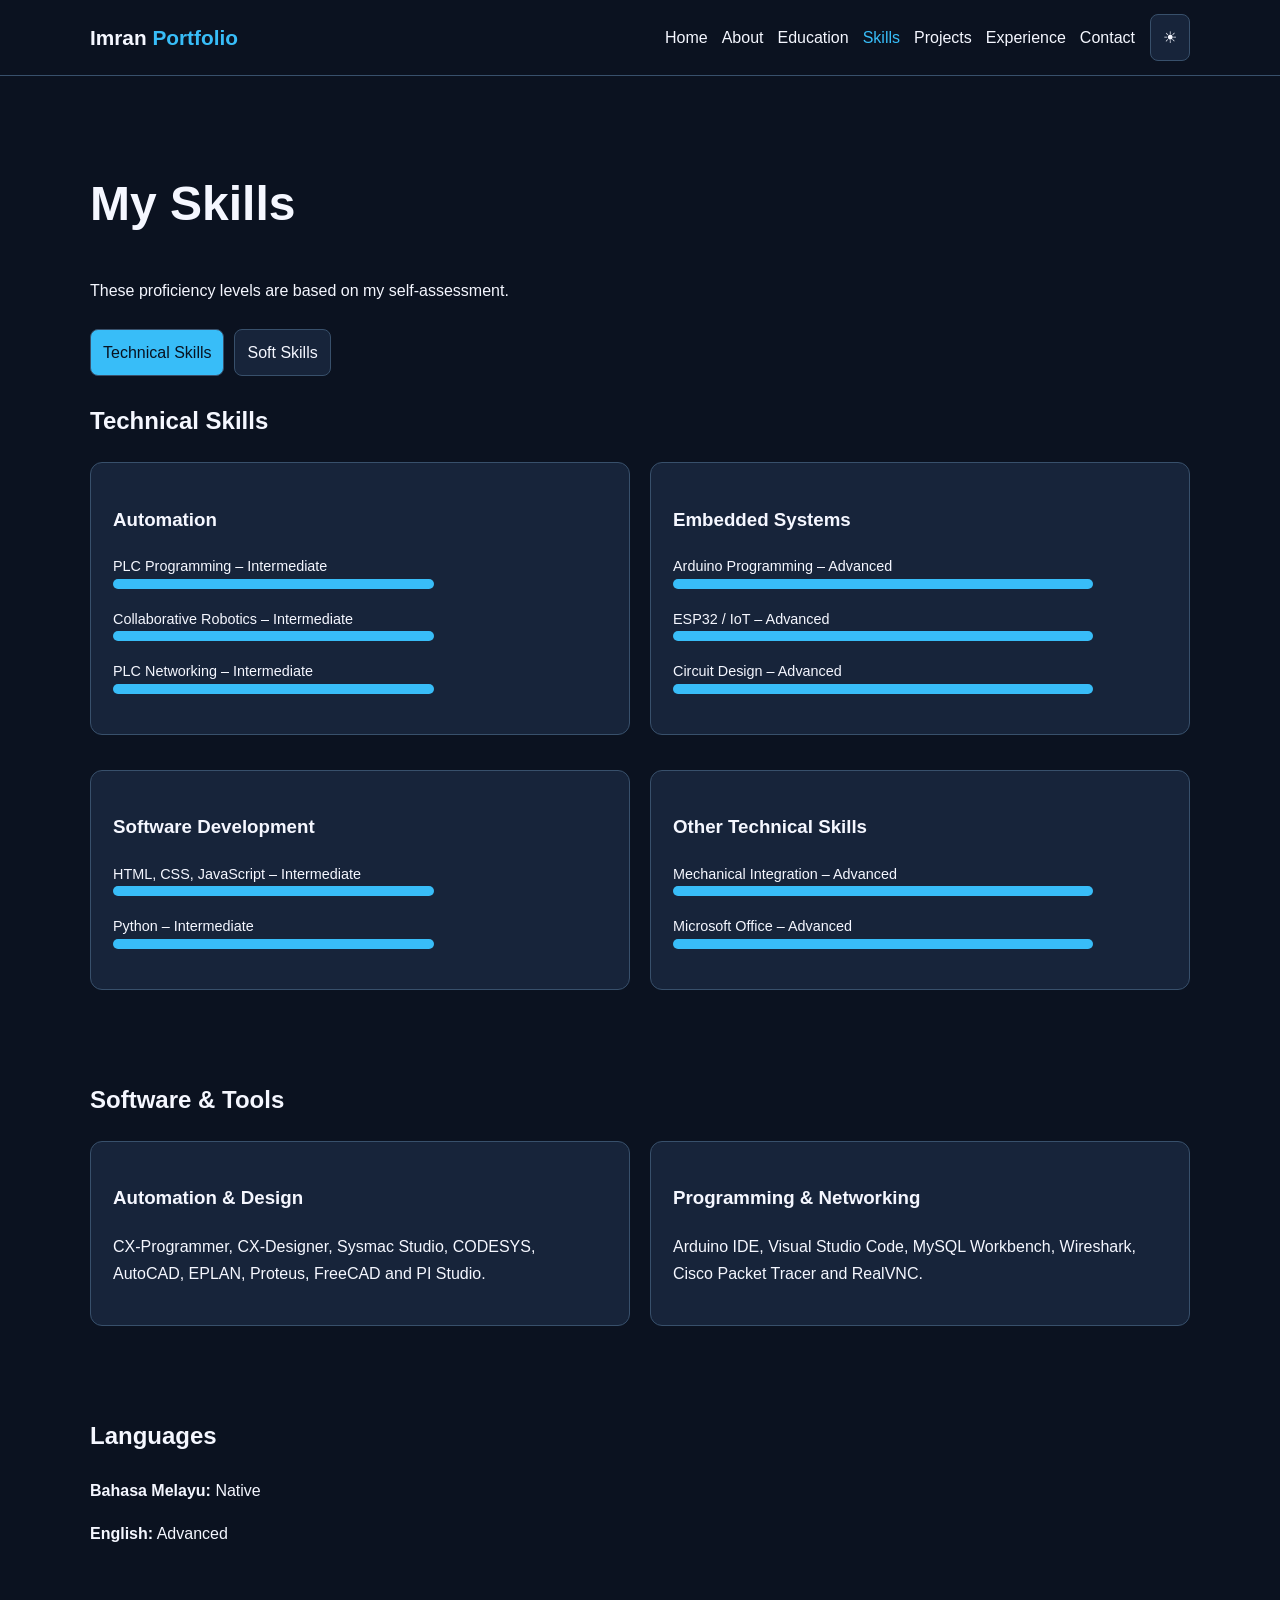
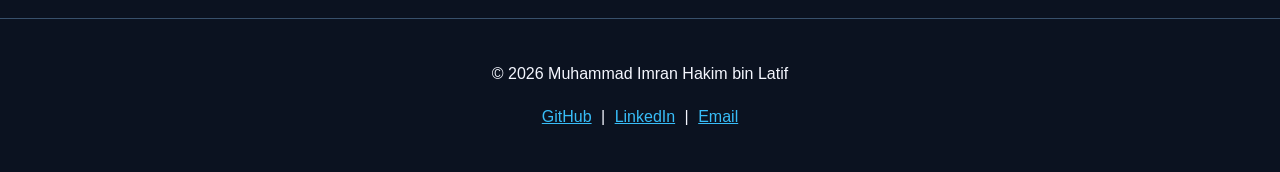
<file: skills.html>
<!DOCTYPE html>
<html lang="en">
<head>
  <meta charset="UTF-8">
  <meta name="viewport" content="width=device-width, initial-scale=1">
  <title>Skills | Imran Portfolio</title>
  <link rel="stylesheet" href="css/style.css">
  <script src="js/script.js" defer></script>
</head>
<body>

<!-- NAVIGATION -->
<header>
  <nav class="container">
    <a class="logo" href="index.html">Imran <span>Portfolio</span></a>

    <button id="menuToggle" aria-label="Toggle menu"
            aria-controls="navLinks" aria-expanded="false">☰</button>

    <ul id="navLinks">
      <li><a href="index.html">Home</a></li>
      <li><a href="about.html">About</a></li>
      <li><a href="education.html">Education</a></li>
      <li><a href="skills.html" class="active" aria-current="page">Skills</a></li>
      <li><a href="projects.html">Projects</a></li>
      <li><a href="experience.html">Experience</a></li>
      <li><a href="contact.html">Contact</a></li>
    </ul>

    <button id="themeToggle" aria-label="Change theme">☀</button>
  </nav>
</header>

<!-- MAIN CONTENT -->
<main class="container section">

  <h1>My Skills</h1>
  <p>These proficiency levels are based on my self-assessment.</p>

  <!-- SKILL CATEGORY BUTTONS -->
  <div class="tabs">
    <button class="tab-btn active" data-tab="technical"
            aria-pressed="true">Technical Skills</button>

    <button class="tab-btn" data-tab="soft"
            aria-pressed="false">Soft Skills</button>
  </div>

  <!-- TECHNICAL SKILLS -->
  <section id="technical" class="skill-panel">
    <h2>Technical Skills</h2>

    <div class="grid two">

      <article class="card">
        <h3>Automation</h3>

        <div class="skill">
          PLC Programming – Intermediate
          <div class="bar" data-level="65"></div>
        </div>

        <div class="skill">
          Collaborative Robotics – Intermediate
          <div class="bar" data-level="65"></div>
        </div>

        <div class="skill">
          PLC Networking – Intermediate
          <div class="bar" data-level="65"></div>
        </div>
      </article>

      <article class="card">
        <h3>Embedded Systems</h3>

        <div class="skill">
          Arduino Programming – Advanced
          <div class="bar" data-level="85"></div>
        </div>

        <div class="skill">
          ESP32 / IoT – Advanced
          <div class="bar" data-level="85"></div>
        </div>

        <div class="skill">
          Circuit Design – Advanced
          <div class="bar" data-level="85"></div>
        </div>
      </article>

      <article class="card">
        <h3>Software Development</h3>

        <div class="skill">
          HTML, CSS, JavaScript – Intermediate
          <div class="bar" data-level="65"></div>
        </div>

        <div class="skill">
          Python – Intermediate
          <div class="bar" data-level="65"></div>
        </div>
      </article>

      <article class="card">
        <h3>Other Technical Skills</h3>

        <div class="skill">
          Mechanical Integration – Advanced
          <div class="bar" data-level="85"></div>
        </div>

        <div class="skill">
          Microsoft Office – Advanced
          <div class="bar" data-level="85"></div>
        </div>
      </article>

    </div>
  </section>

  <!-- SOFT SKILLS -->
  <section id="soft" class="skill-panel" hidden>
    <h2>Soft Skills</h2>

    <div class="grid two">

      <!-- CORRECTED: Added heading -->
      <article class="card">
        <h3>Personal Skills</h3>

        <div class="skill">
          Teamwork – Advanced
          <div class="bar" data-level="85"></div>
        </div>

        <div class="skill">
          Problem-Solving – Advanced
          <div class="bar" data-level="85"></div>
        </div>
      </article>

      <!-- CORRECTED: Added heading -->
      <article class="card">
        <h3>Professional Skills</h3>

        <div class="skill">
          Communication – Intermediate
          <div class="bar" data-level="65"></div>
        </div>

        <div class="skill">
          Leadership – Intermediate
          <div class="bar" data-level="65"></div>
        </div>
      </article>

    </div>
  </section>

  <!-- SOFTWARE AND TOOLS -->
  <section class="section">
    <h2>Software &amp; Tools</h2>

    <div class="grid two">

      <article class="card">
        <h3>Automation &amp; Design</h3>

        <p>
          CX-Programmer, CX-Designer, Sysmac Studio,
          CODESYS, AutoCAD, EPLAN, Proteus,
          FreeCAD and PI Studio.
        </p>
      </article>

      <article class="card">
        <h3>Programming &amp; Networking</h3>

        <p>
          Arduino IDE, Visual Studio Code,
          MySQL Workbench, Wireshark,
          Cisco Packet Tracer and RealVNC.
        </p>
      </article>

    </div>
  </section>

  <!-- LANGUAGE PROFICIENCY -->
  <section>
    <h2>Languages</h2>

    <p><strong>Bahasa Melayu:</strong> Native</p>
    <p><strong>English:</strong> Advanced</p>
  </section>

</main>

<!-- FOOTER -->
<footer>
  <p>
    &copy; <span id="currentYear">2026</span>
    Muhammad Imran Hakim bin Latif
  </p>

  <p>
    <a href="https://github.com/Eimm7"
       target="_blank" rel="noopener noreferrer">GitHub</a> |

    <a href="https://www.linkedin.com/in/m-imran-hakim-25ba7336a"
       target="_blank" rel="noopener noreferrer">LinkedIn</a> |

    <a href="mailto:imr.hakim013@gmail.com">Email</a>
  </p>
</footer>

</body>
</html>
</file>
<file: css/style.css>
/* BVI3124 - Beginner Portfolio CSS */

/* 1. Colours */
:root {
  --bg: #0b1220;
  --card: #17243a;
  --text: #f5f7ff;
  --muted: #b8c7df;
  --accent: #38bdf8;
  --border: #38506b;
}

html[data-theme="light"] {
  --bg: #f4f7fc;
  --card: #ffffff;
  --text: #18243b;
  --muted: #536681;
  --accent: #0078b8;
  --border: #ccd8e7;
}

/* 2. General layout */
* { box-sizing: border-box; }
html { scroll-behavior: smooth; }
body {
  margin: 0;
  font: 16px/1.7 Arial, sans-serif;
  background: var(--bg);
  color: var(--text);
}
a { color: var(--accent); }
a:hover { text-decoration: underline; }
button, input, textarea { font: inherit; }
button { cursor: pointer; }
img { max-width: 100%; }
[hidden] { display: none !important; }
.container { width: min(1100px, 92%); margin: auto; }
.section { padding-top: 55px; padding-bottom: 55px; }
.accent, .logo span { color: var(--accent); }
h1 { font-size: clamp(2rem, 4vw, 3rem); }
h2 { font-size: 1.5rem; }
p { overflow-wrap: break-word; }

/* 3. Navigation */
header {
  position: sticky;
  top: 0;
  z-index: 10;
  background: var(--bg);
  border-bottom: 1px solid var(--border);
}
nav { display: flex; align-items: center; gap: 15px; min-height: 75px; }
.logo { font-size: 1.3rem; font-weight: bold; text-decoration: none; color: var(--text); }
nav ul { display: flex; list-style: none; padding: 0; margin-left: auto; gap: 14px; }
nav a { text-decoration: none; color: var(--text); }
nav a:hover, nav a.active { color: var(--accent); }
nav button, .tabs button, .filters button {
  padding: 9px 12px;
  background: var(--card);
  color: var(--text);
  border: 1px solid var(--border);
  border-radius: 8px;
}
#menuToggle { display: none; }

/* 4. Cards and buttons */
.grid { display: grid; gap: 20px; }
.two { grid-template-columns: repeat(2, minmax(0, 1fr)); }
.three { grid-template-columns: repeat(3, minmax(0, 1fr)); }
.card {
  min-width: 0;
  padding: 22px;
  margin-bottom: 15px;
  background: var(--card);
  border: 1px solid var(--border);
  border-radius: 12px;
  transition: transform .3s, border-color .3s;
}
.card:hover { transform: translateY(-3px); border-color: var(--accent); }
.btn {
  display: inline-block;
  margin: 10px 8px 0 0;
  padding: 10px 16px;
  background: var(--accent);
  color: #081321;
  border: 1px solid var(--accent);
  border-radius: 8px;
  text-decoration: none;
  font-weight: bold;
  transition: transform .3s;
}
.btn:hover { transform: translateY(-3px); text-decoration: none; }
.outline { background: transparent; color: var(--accent); }
.active { color: var(--accent); }

/* 5. Home and About */
.hero { display: grid; grid-template-columns: 1.5fr 1fr; align-items: center; gap: 40px; }
.profile { display: block; width: min(100%, 340px); border-radius: 15px; }
.timeline { border-left: 3px solid var(--accent); padding-left: 20px; }
blockquote { color: var(--accent); font-size: 1.4rem; }

/* 6. Tables and certificates */
.table-wrap { overflow-x: auto; }
table { border-collapse: collapse; width: 100%; }
th, td { padding: 12px; border: 1px solid var(--border); text-align: left; }
.certificate-btn {
  width: 100%;
  padding: 0;
  border: none;
  border-radius: 8px;
  background: white;
  overflow: hidden;
}
.certificate-btn img { display: block; width: 100%; height: 180px; object-fit: contain; }

/* 7. Skills and project filters */
.tabs, .filters { display: flex; flex-wrap: wrap; gap: 10px; margin: 25px 0; }
.tab-btn.active, .filter.active { background: var(--accent); color: #081321; }
.skill { margin: 18px 0; font-size: .9rem; }
.bar { height: 10px; background: var(--accent); border-radius: 20px; width: 0; transition: width 1s; }

/* 8. Projects */
.project-main { width: 100%; height: 190px; object-fit: cover; border-radius: 8px; }
.gallery { display: grid; grid-template-columns: 1fr 1fr; gap: 8px; }
.gallery img { display: block; width: 100%; height: 100px; object-fit: contain; background: white; }

/* 9. Dialog popups */
dialog {
  width: min(750px, 95%);
  max-height: 90vh;
  overflow-y: auto;
  padding: 20px;
  color: var(--text);
  background: var(--card);
  border: 1px solid var(--border);
  border-radius: 12px;
}
dialog::backdrop { background: rgba(0,0,0,.85); }
#certificatePreview { display: block; max-width: 100%; max-height: 70vh; margin: 15px auto; object-fit: contain; }

/* 10. Accordion and contact */
.accordion-btn { width: 100%; padding: 12px; color: var(--text); background: transparent; border: 0; text-align: left; }
label { display: block; margin-top: 15px; font-weight: bold; }
input, textarea { display: block; width: 100%; padding: 10px; background: var(--bg); color: var(--text); border: 1px solid var(--border); border-radius: 8px; }
.error { display: block; color: #ff8c8c; min-height: 20px; }
[aria-invalid="true"] { border-color: #ff8c8c; }
#formStatus { font-weight: bold; }

/* 11. Footer */
footer { text-align: center; padding: 25px; border-top: 1px solid var(--border); }
footer a { margin: 0 5px; }

/* 12. Tablet */
@media (max-width: 900px) {
  #menuToggle { display: block; margin-left: auto; }
  nav { position: relative; }
  nav ul {
    display: none;
    position: absolute;
    top: 100%;
    left: 0;
    right: 0;
    margin: 0;
    padding: 15px;
    flex-direction: column;
    background: var(--card);
  }
  nav ul.open { display: flex; }
  .hero { grid-template-columns: 1fr; }
  .three { grid-template-columns: repeat(2, minmax(0, 1fr)); }
}

/* 13. Mobile */
@media (max-width: 600px) {
  .two, .three { grid-template-columns: 1fr; }
  .section { padding-top: 35px; padding-bottom: 35px; }
  .profile { max-width: 250px; }
  .card { padding: 16px; }
  dialog { padding: 15px; }
}

/* 14. Accessibility */
:focus-visible { outline: 3px solid var(--accent); outline-offset: 3px; }
@media (prefers-reduced-motion: reduce) {
  *, *::before, *::after { animation: none !important; transition: none !important; }
  html { scroll-behavior: auto; }
}
</file>
